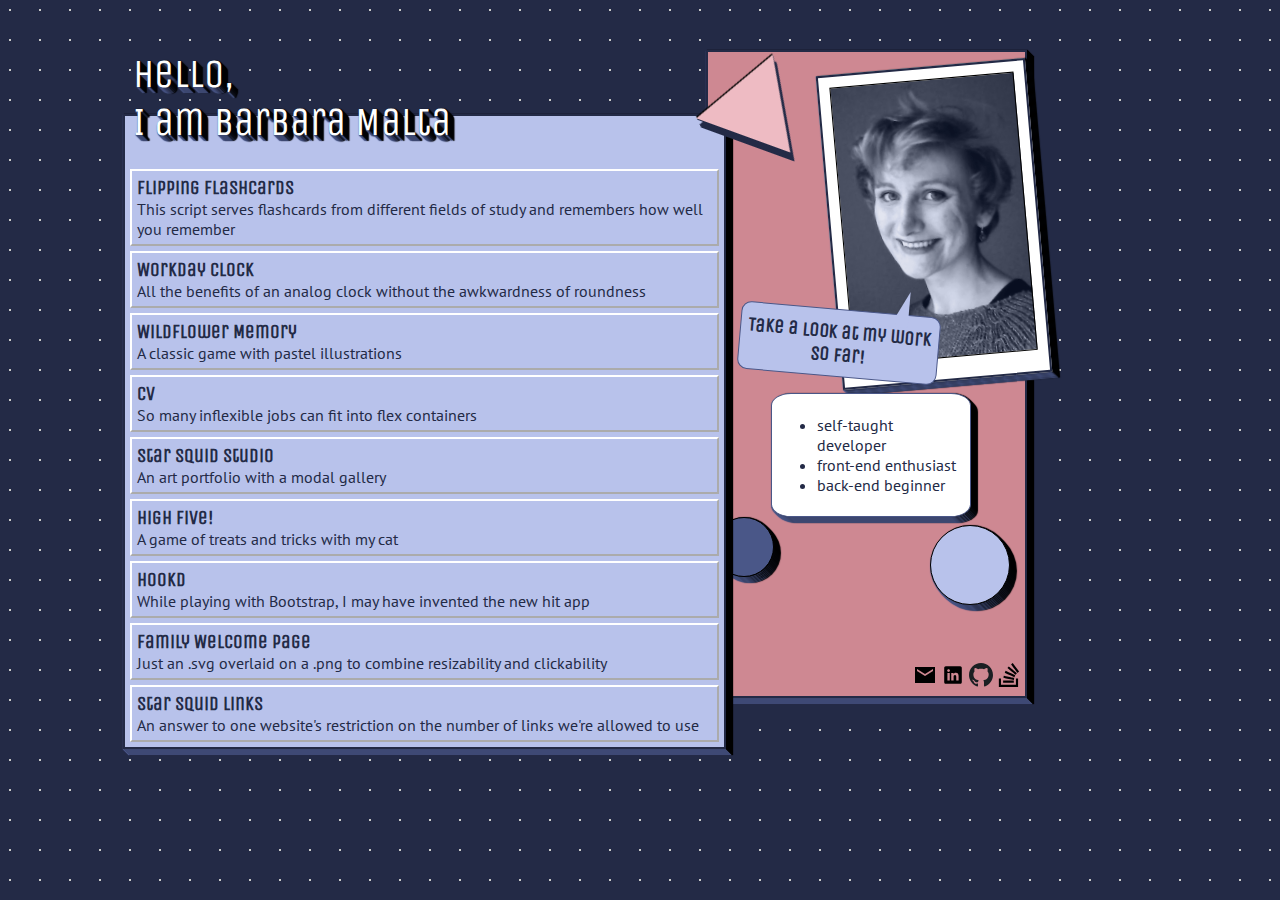
<file: index.html>
<!DOCTYPE html>
<html lang="en">
<head>
    <meta charset="UTF-8">
    <meta name="viewport" content="width=device-width, initial-scale=1.0">

    <title>Barbara's Projects</title>
    <link rel="icon" href="favicon.ico">

    <!-- fonts and styles -->
    <link rel="preconnect" href="https://fonts.googleapis.com">
    <link rel="preconnect" href="https://fonts.gstatic.com" crossorigin>
    <link href="https://fonts.googleapis.com/css2?family=PT+Sans:ital@0;1&family=Unica+One&display=swap" rel="stylesheet">
    <link rel="stylesheet" href="styles.css">

      <!-- scripts -->
    <script src="https://code.jquery.com/jquery-2.1.4.min.js" defer></script>
    <script src="index.js" charset="utf-8" defer></script>

</head>
<body>

<!-- <div class="triangle-secret position03"><img src="img/triangle.png" title="you found my secret triangle"></div> -->

<div class="outercontainer">
    <div class="container">
        <div class="left-half">
            <div class="hello title">
                Hello,<br>I&nbsp;am&nbsp;Barbara&nbsp;Malta
            </div>
            <div class="links blocky">

                <a href="https://star-squid.github.io/Flipping-Flashcards">
                <div class="clicky" id="flashcards">
                <h2>Flipping Flashcards</h2>
                This script serves flashcards from different fields of study and remembers how well you remember
                </div>
                </a>

                <a href="https://star-squid.github.io/Workday-Clock/">
                <div class="clicky" id="clock">
                <h2>Workday Clock</h2>
                All the benefits of an analog clock without the awkwardness of roundness
                </div>
                </a>

                <a href="https://star-squid.github.io/memory">
                <div class="clicky"  id="memory">
                <h2>Wildflower Memory</h2>
                A classic game with pastel illustrations
                </div>
                </a>

                <a href="https://star-squid.github.io/flex-cv">
                <div class="clicky" id="cv">
                <h2>CV</h2>
                So many inflexible jobs can fit into flex containers
                </div>
                </a>

                <a href="https://star-squid.art">
                <div class="clicky" id="art">
                <h2>Star Squid Studio</h2>
                An art portfolio with a modal gallery
                </div>
                </a>

                <a href="https://star-squid.github.io/high-five">
                <div class="clicky"  id="highfive">
                <h2>High Five!</h2>
                A game of treats and tricks with my cat
                </div>
                </a>

                <a href="https://star-squid.github.io/hookd">
                <div class="clicky" id="hookd">
                <h2>Hookd</h2>
                While playing with Bootstrap, I may have invented the new hit app
                </div>
                </a>

                <a href="https://mb-malta.co.uk">
                <div class="clicky" id="welcome">
                <h2>Family Welcome Page</h2>
                Just an .svg overlaid on a .png to combine resizability and clickability
                </div>
                </a>

                <a href="https://star-squid.github.io/art-portfolio/art-links">
                <div class="clicky" id="artlinks">
                <h2>Star Squid Links</h2>
                An answer to one website's restriction on the number of links we're allowed to use
                </div>
                </a>

            </div>
        </div>
        <div class="right-half">
            <div class="corkboard blocky">

                <div class="triangle shadowed shape"></div>

                <div class="square blocky shape">
                    <div class="portrait"></div>
                </div>

                <div class="bubble shape">
                    <h2>Take a look at my work so far!</h2>
                </div>

                <div class="circle blocky shape"></div>

                <div class="list blocky shape">
                    <ul>
                        <li> self-taught developer</li>
                        <li> front-end enthusiast</li>
                        <li> back-end beginner</li>
                        <!-- <li> strongest in JavaScript</li> -->
                    </ul>
                </div>

                <div class="circle-two blocky shape"></div>


                <div class="icons">
                    <a href="mailto:barbara@mb-malta.co.uk"><img src="img/icon-email.svg"></a>
                    <a href="https://www.linkedin.com/in/barbara-malta"><img src="img/icon-linkedin.svg"></a>
                    <a href="https://github.com/Star-Squid"><img src="img/icon-hub.svg"></a>
                    <a href="https://stackoverflow.com/users/17976833/star-squid"><img src="img/icon-stack.svg"></a>
                </div>

                <div class="languages disappear" style="text-align: right">
                    <ul>
                        <li class="htmlcss">HTML & CSS</li>
                        <li class="boot">Bootstrap</li>
                        <li class="js">JavaScript</li>
                        <li class="jq">jQuery</li>
                        <li class="date"></li>
                    </ul>
                </div>

            </div>
        </div>
    </div>
</div>

</body>
</html>
</file>
<file: styles.css>
:root {
    --white: #FFFFFF;
    --peach: #EEBBC3;
    --pink: #ce8892;
    --medium: #CCCCCB;
    --blue: #B8C2EB;
    --almostblack: rgba(74, 87, 136, 1);
    --black: #232A46;
    --blacker: #000000;

    --basic: 'PT Sans', sans-serif;
    --fancy: 'Unica One', cursive;

    font-size: 1rem;
}

* {
    -moz-box-sizing: border-box;
    -webkit-box-sizing: border-box;
     box-sizing: border-box;
}


body {
    background-color: var(--black);
    background-image: radial-gradient(var(--medium) 1px, transparent 0);
    background-size: 30px 30px;
    background-position: -5px -5px;

    color: var(--black);
    font-family: var(--basic);
    text-align: left;
}

h2{    font-size: 1.2rem;
    margin: 0px;
    font-family: var(--fancy);

}

a:link, a:visited {
    color: var(--black);
    text-decoration: none;
}

a:hover{
    color: var(--white);
    text-decoration: none;
}

a:active {
    color: var(--extralight);
    text-decoration: none;
  }

/* ------- */

.outercontainer{
    width: 98vw;
    }

.container{
    width: 80vw;
    max-width: 1200px;
    /* min-width: 881px; */
    height: 90vh;
    margin: 50px auto 20px auto;
    display: grid;
    grid-template-columns: 3fr 2fr;
    grid-template-rows: 1fr;
    grid-template-areas: "left-half right-half";
    gap: 20px;
}

/* ------- */
.left-half{
    height: 100%;
    width: 100%;
    grid-area: 'left-half';
}

.right-half{
    height: 100%;
    width: 100%;
    grid-area: 'right-half';
}

/* ------- */

.hello{
    width: 100%;
    height: 4rem;
}

.links{
    background: var(--blue);
    width: 100%;
    padding-top: 3rem;
    position: relative;
    z-index: 2;
}

.corkboard{
    background: var(--pink);
    height: 80%;
    width: 80%;
    margin: 0 auto auto 0;
    position: relative;
    left: -40px;
    text-align: center;
}


/* ---pure style---- */

.blocky{
    box-shadow:
    1px 0px 1px var(--blacker), 0px 1px 1px var(--almostblack),
    2px 1px 1px var(--blacker), 1px 2px 1px var(--almostblack),
    3px 2px 1px var(--blacker), 2px 3px 1px var(--almostblack),
    4px 3px 1px var(--blacker), 3px 4px 1px var(--almostblack),
    5px 4px 1px var(--blacker), 4px 5px 1px var(--almostblack),
    6px 5px 1px var(--blacker), 5px 6px 1px var(--almostblack),
    7px 6px 1px var(--blacker);
    border: solid var(--black) 2px;
}

.shadowed{
    filter:
        drop-shadow(-1px -1px 0px var(--blacker))
        drop-shadow(1px 1px 0px var(--black))
        drop-shadow(6px 6px 0px var(--black));
    border: solid var(--black) 2px;
}

.title{
    color: var(--white);
    font-family: var(--fancy);
    font-size: 2.5rem;
    position: relative;
    z-index: 5;
    padding-left: 10px;
    text-shadow:
    1px 0px 1px var(--blacker), 0px 1px 1px var(--almostblack),
    2px 1px 1px var(--blacker), 1px 2px 1px var(--almostblack),
    3px 2px 1px var(--blacker), 2px 3px 1px var(--almostblack),
    4px 3px 1px var(--blacker), 3px 4px 1px var(--almostblack),
    5px 4px 1px var(--blacker), 4px 5px 1px var(--almostblack),
    6px 5px 1px var(--blacker), 5px 6px 1px var(--almostblack),
    7px 6px 1px var(--blacker);
}

.clicky{
    background-color: var(--dark);
    border: 2px var(--white) outset;
    padding: 5px;
    margin: 5px;
}

.clicky:hover{
    background-color: var(--black);
    color: var(--white);
}

.clicky:active{
    color: var(--black);
    background-color: var(--extralight);
}

/* ---background bits---- */

.position01{
    display: block;
    position: absolute;
    left: 80%;
    top: 2%;
    z-index: -4;
}

.position02{
    display: block;
    position: absolute;
    left: 5%;
    top: 40%;
    z-index: -4;
}

.position03{
    display: block;
    position: absolute;
    left: -5px;
    bottom: -3px;
    z-index: -4;
    transform: rotate(-20deg);

}

/* ---shapes---- */

.triangle{
    width: 0;
    height: 0;
    display: block;
    border-style: solid;
    border-width: 0 50px 86.6px 50px;
    border-color: transparent transparent var(--peach) transparent;
    transform: rotate(20deg);
    position: relative;
    z-index: 3;
}

.triangle-two{
    width: 0;
    height: 0;
    display: block;
    border-style: solid;
    border-width: 0 50px 86.6px 50px;
    border-color: transparent transparent var(--almostblack) transparent;
    transform: rotate(20deg);
    position: absolute;
    left: 2%;
    bottom: 10%;
    z-index: -4;
}

.triangle-three{
    width: 0;
    height: 0;
    border-style: solid;
    border-width: 0 25px 43.3px 25px;
    border-color: transparent transparent var(--black) transparent;
    transform: rotate(-20deg);
    color: var(--almostblack);
}

.triangle-secret{
    width: 0;
    height: 0;
}

.square{
    width: 200px;
    height: 300px;
    background: var(--white);
    position: relative;
    left: 40%;
    top: -10%;
    transform: scale(105%) rotate(-5deg);
}

.portrait{
    width: 90%;
    height: 90%;
    position: relative;
    margin: 10px auto;
    border: solid 1px var(--blacker);
    background-size: cover;
    background-image: url(img/photo.png);
    background-repeat: no-repeat;
    background-position: center;
}

.bubble{
    transform: rotate(5deg);
    width: 200px;
    padding: 10px 5px 10px 5px;
    background: var(--blue);
    border: solid 1px var(--almostblack);
    border-radius: 10px;
    position: relative;
    left: 10%;
    top: -20%;
    z-index: 2;
}

.bubble:after {
    content: "";
    width: 0px;
    height: 0px;
    position: absolute;
    border-left: 24px solid transparent;
    border-right: 12px solid var(--blue);
    border-top: 24px solid transparent;
    border-bottom: 12px solid var(--blue);
    right: 32px;
    top: -24px;
    z-index: -1;
  }

.circle{
    width: 80px;
    height: 80px;
    background: var(--blue);
    border: solid 1px var(--blacker);
    border-radius: 40px;
    position: relative;
    left: 70%;
    top: 3%;
    z-index: 1;
}

.circle-two{
    width: 60px;
    height: 60px;
    background: var(--almostblack);
    border: solid 1px var(--blacker);
    border-radius: 30px;
    position: relative;
    left: 2%;
    top: -30%;
    z-index: 1;
}

.list{
    text-align: left;
    width: 200px;
    height:auto !important;
    padding: 5px;
    background: var(--white);
    border: solid 1px var(--almostblack);
    border-radius: 10%;
    position: relative;
    left: 20%;
    top: -30%;
    z-index: 2;
}

.icons{
    position: absolute;
    right: 0px;
    bottom: 0px;
    padding: 5px;
}

.icons img{
    height: 1.5rem;
  }

.icons
:hover{
    opacity: 0.5;
    cursor: pointer;
  }

  .languages{
    text-align: right;
    position: absolute;
    right: 0px;
    bottom: 0px;
    width: 170px;
    height: auto;
    padding: 5px;
    z-index: 1;
}

.languages li{
    list-style-type: none;
    list-style-position: outside;
    padding: 5px;
    text-align: right;
    margin: 10px;
    background-color: var(--almostblack);
    border-radius: 5px;
    color: var(--white);
    line-height: 120%;
    filter:
        drop-shadow(-1px -1px 0px var(--blacker))
        drop-shadow(1px 1px 0px var(--black))
        drop-shadow(4px 4px 0px var(--black));
}

.languages .date{
    background-color: var(--pink);
}

/* ---preview panels---- */

.disappear{
    display: none;
}

.panel{
  background-color: var(--peach);
  background-position: center;
  background-repeat: no-repeat;
  background-size: cover;
}

.cv{
    background-image:
        linear-gradient(90deg, var(--white) 0% 5px, transparent 5px calc(100% - 5px), var(--white) calc(100% - 5px)),
        linear-gradient(0deg,  var(--white) 0% 5px, transparent 5px calc(100% - 5px), var(--white) calc(100% - 5px)),
        url(img/panel-cv.png);
}

.clock{
    background-image:
        linear-gradient(90deg, var(--white) 0% 5px, transparent 5px calc(100% - 5px), var(--white) calc(100% - 5px)),
        linear-gradient(0deg,  var(--white) 0% 5px, transparent 5px calc(100% - 5px), var(--white) calc(100% - 5px)),
        url(img/panel-clock.png);
}

.flashcards{
    background-image:
        linear-gradient(90deg, var(--white) 0% 5px, transparent 5px calc(100% - 5px), var(--white) calc(100% - 5px)),
        linear-gradient(0deg,  var(--white) 0% 5px, transparent 5px calc(100% - 5px), var(--white) calc(100% - 5px)),
        url(img/panel-flashcards.png);
}

.highfive{
    background-image:
        linear-gradient(90deg, var(--white) 0% 5px, transparent 5px calc(100% - 5px), var(--white) calc(100% - 5px)),
        linear-gradient(0deg,  var(--white) 0% 5px, transparent 5px calc(100% - 5px), var(--white) calc(100% - 5px)),
        url(img/panel-highfive.png);
}

.memory{
    background-image:
        linear-gradient(90deg, var(--white) 0% 5px, transparent 5px calc(100% - 5px), var(--white) calc(100% - 5px)),
        linear-gradient(0deg,  var(--white) 0% 5px, transparent 5px calc(100% - 5px), var(--white) calc(100% - 5px)),
        url(img/panel-memory.png);
}

.hookd{
    background-color: var(--peach);
    background-image:
        linear-gradient(90deg, var(--white) 0% 5px, transparent 5px calc(100% - 5px), var(--white) calc(100% - 5px)),
        linear-gradient(0deg,  var(--white) 0% 5px, transparent 5px calc(100% - 5px), var(--white) calc(100% - 5px)),
        url(img/panel-hookd.png);
    background-position: center;
    background-repeat: no-repeat;
    background-size: cover;
}

.art{
    background-image:
        linear-gradient(90deg, var(--white) 0% 5px, transparent 5px calc(100% - 5px), var(--white) calc(100% - 5px)),
        linear-gradient(0deg,  var(--white) 0% 5px, transparent 5px calc(100% - 5px), var(--white) calc(100% - 5px)),
        url(img/panel-art.png);
}

.artlinks{
    background-image:
        linear-gradient(90deg, var(--white) 0% 5px, transparent 5px calc(100% - 5px), var(--white) calc(100% - 5px)),
        linear-gradient(0deg,  var(--white) 0% 5px, transparent 5px calc(100% - 5px), var(--white) calc(100% - 5px)),
        url(img/panel-artlinks.png);
}

.welcome{
    background-image:
        linear-gradient(90deg, var(--white) 0% 5px, transparent 5px calc(100% - 5px), var(--white) calc(100% - 5px)),
        linear-gradient(0deg,  var(--white) 0% 5px, transparent 5px calc(100% - 5px), var(--white) calc(100% - 5px)),
        url(img/panel-welcome.png);
}

/* ---media---- */
@media (min-width: 1300px) {
  .corkboard  .shape {
      transform: scale(125%) rotate(-5deg);
  }

  .corkboard
  .circle {
      top: -3%;
      z-index: 0;
  }

  .corkboard
  .list {
      transform: scale(125%) rotate(5deg);
      z-index: 1;
      top: -25%;
  }
}

@media (max-width: 700px) {
    .container {

        width: 90vw;
        height: 90vh;
        margin: 20px auto 10px auto;

        display: grid;
        grid-template-columns: 3fr 1fr;
        grid-template-rows: 1fr;
        grid-template-areas: "left-half right-half";
    }

    .corkboard{
        height: 75%;
        width: 100%;
        min-width: 200px;
        position: relative;
        left: -40px;
    }

    .triangle{
        transform: scale(80%) rotate(20deg);
    }

    .square{
        transform: scale(80%) rotate(3deg);
        left: 20%;
        top: -15%;
    }

    .list{
        width: 170px;
        height: auto;
        padding: 5px;
    }

    .bubble:after {
        border-left: 24px solid var(--blue);
        border-right: 12px solid transparent;
        border-top: 24px solid transparent;
        border-bottom: 12px solid var(--blue);
      }
}
</file>
